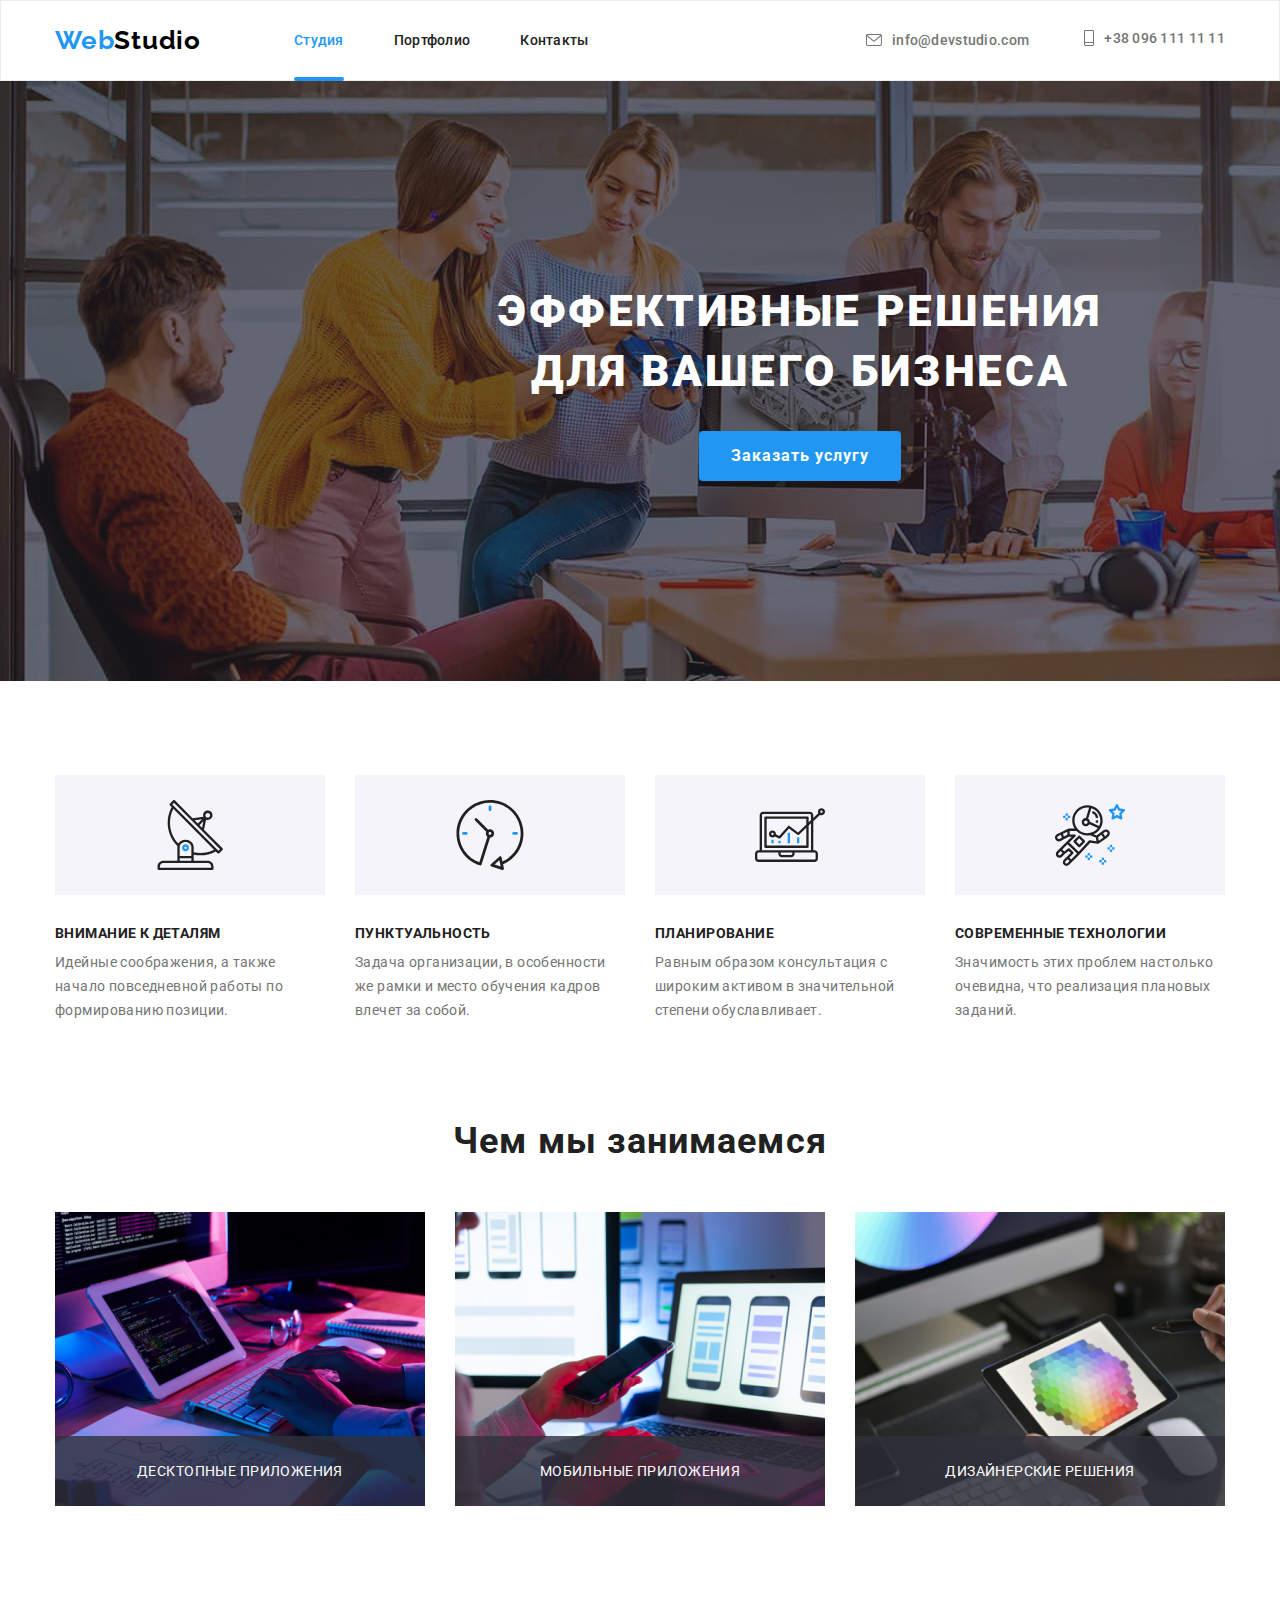
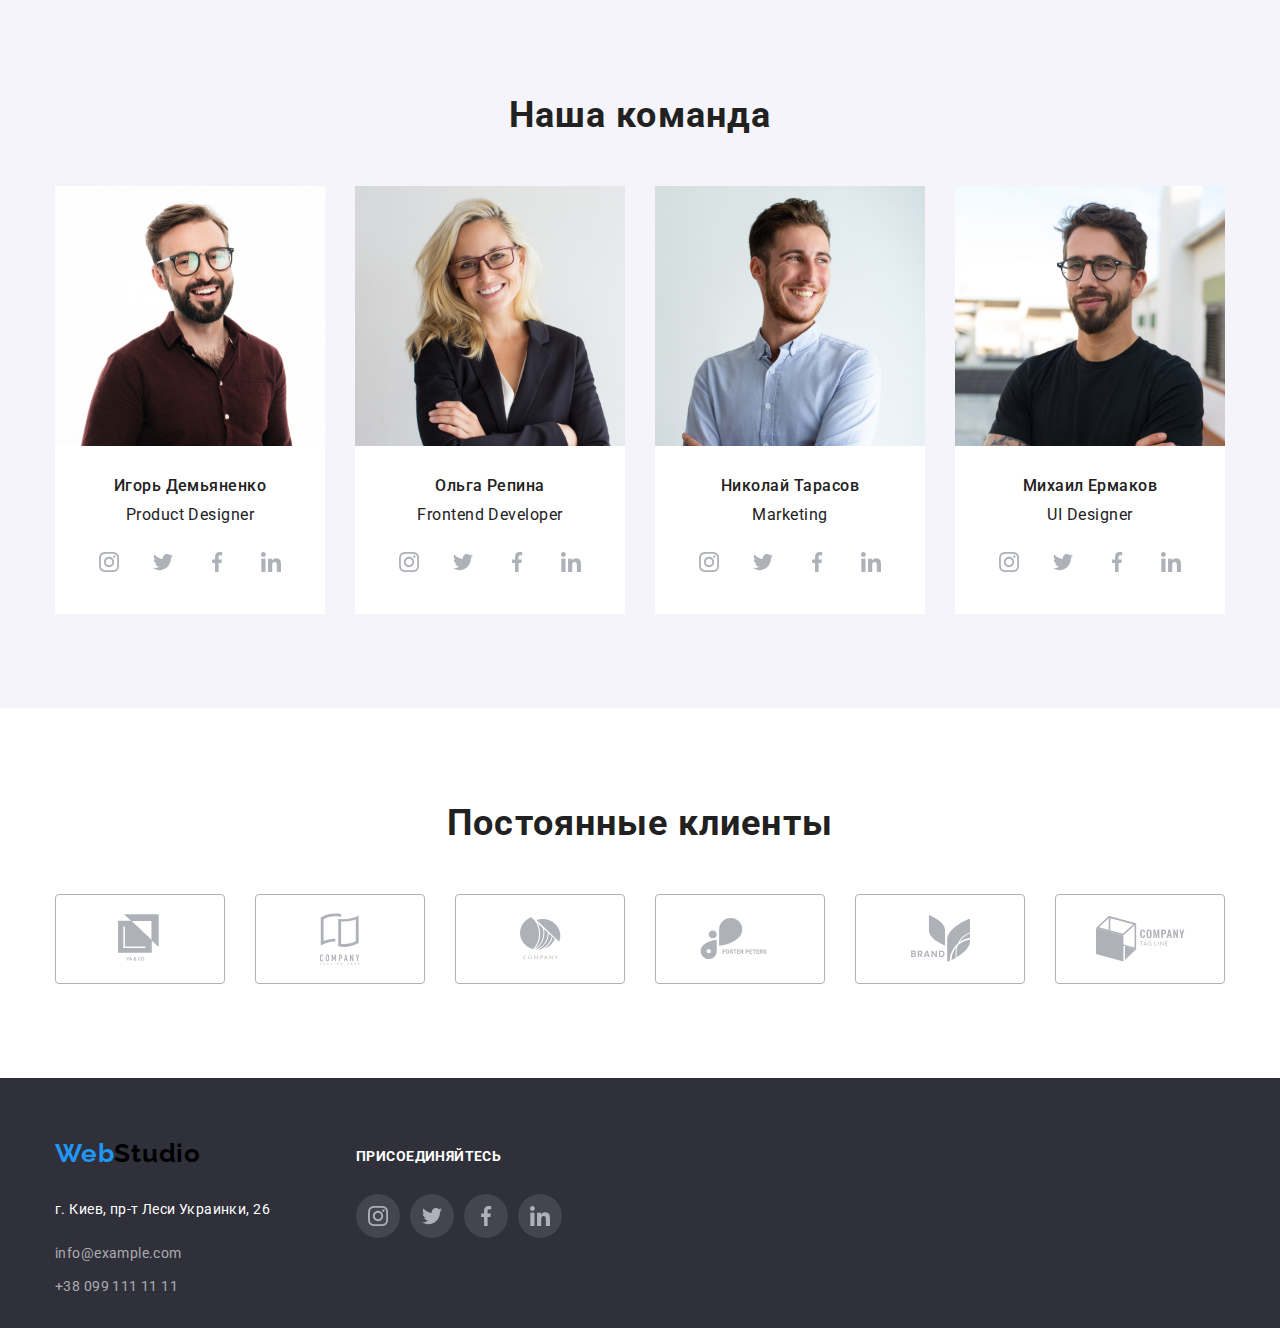
<file: index.html>
<!DOCTYPE html>
<html lang="ru">
<head>
    <meta charset="UTF-8">
    <meta name="viewport" content="width=device-width, initial-scale=1.0">
    <title>Web Studio</title>
    <link rel="stylesheet" href="https://cdnjs.cloudflare.com/ajax/libs/modern-normalize/1.0.0/modern-normalize.min.css">
    <link rel="stylesheet" href="./css/styles.css">
    <link rel="preconnect" href="https://fonts.gstatic.com">
    <link 
        href="https://fonts.googleapis.com/css2?family=Raleway:wght@700&family=Roboto:wght@400;500;700;900&display=swap" 
        rel="stylesheet">
</head>

<body class="page">
    <header class="header">
        <div class="container">
            <a class="logo" href="./index.html" aria-label="логотип сайта"><span class="logo-accent">Web</span>Studio</a>
            <nav class="site-nav">
                <ul class="menu-list">
                    <li class="menu-list-item">
                        <a class="menu-list-link current" href="#">Студия</a>
                    </li>
                    <li class="menu-list-item">
                        <a class="menu-list-link" href="./portfolio.html">Портфолио</a>
                    </li>
                    <li class="menu-list-item">
                        <a class="menu-list-link" href="#">Контакты</a>
                    </li>
                </ul>
            </nav>
            <address class="address">
                <div class="contact">
                    <a class="contact-mail" href="mailto:info@devstudio.com">
                        <svg class="icon-mail" width="16" height="12">
                            <use class="icon-mail link" href="./images/sprite.svg#icon-mail"></use>
                        </svg> 
                        info@devstudio.com
                    </a>
                    <a class="contact-phone" href="tel:+380961111111">
                        <svg class="icon-mail" width="10" height="16">
                            <use class="icon-mail link" href="./images/sprite.svg#icon-phone"></use>
                        </svg>
                        +38 096 111 11 11
                    </a>
                </div>
            </address>
        </div>
    </header>
    
    <main>
        <!-- HERO -->
        <section class="hero">
            <div class="container">
                <p class="hero-title"> Эффективные решения <br /> 
                    для вашего бизнеса</p>
                <button class="modal-btn" type="button" data-modal-open>Заказать услугу</button>
            </div>
        </section>

        <!-- FEATURES -->
        <section class="features">
            <div class="container">
                <ul class="features-title">
                <li class="features-title-item">
                    <div class="icon">
                        <svg class="features-icon" width="70" height="70">
                            <use href="./images/sprite.svg#icon-antenna"></use>
                        </svg>
                    </div>
                    <h3 class="features-subtitle">Внимание к деталям</h3>
                    <p class="features-subtitle-text">Идейные соображения, а также начало повседневной работы по формированию позиции.</p>
                </li>
                <li class="features-title-item">
                    <div class="icon">
                        <svg class="features-icon" width="70" height="70">
                            <use href="./images/sprite.svg#icon-clock"></use>
                        </svg>
                    </div>
                    <h3 class="features-subtitle">Пунктуальность</h3>
                    <p class="features-subtitle-text">Задача организации, в особенности же рамки и место обучения кадров влечет за собой.</p>
                </li>
                <li class="features-title-item">
                    <div class="icon">
                        <svg class="features-icon" width="70" height="70">
                            <use href="./images/sprite.svg#icon-diagram"></use>
                        </svg>
                    </div>
                    <h3 class="features-subtitle">Планирование</h3>
                    <p class="features-subtitle-text">Равным образом консультация с широким активом в значительной степени обуславливает.</p>
                </li>
                <li class="features-title-item">
                    <div class="icon">
                        <svg class="features-icon" width="70" height="70">
                            <use href="./images/sprite.svg#icon-astronaut"></use>
                        </svg>
                    </div>
                    <h3 class="features-subtitle">Современные технологии</h3>
                    <p class="features-subtitle-text">Значимость этих проблем настолько очевидна, что реализация плановых заданий.</p>
                </li>
            </ul>
            </div>
        </section>

        <!-- ABOUT -->
        <section class="about">
            <div class="container">
                <h2 class="title">Чем мы занимаемся</h2>
                <ul class="about-list">
                    <li class="about-list-item">
                        <img class="about-list-img" src="./images/about/about-img-1.jpg" alt="набор текста на клавиатуре" width="370" height="294">
                        <p class="about-text">ДЕСКТОПНЫЕ ПРИЛОЖЕНИЯ</p>
                    </li>
                    <li class="about-list-item">
                        <img class="about-list-img" src="./images/about/about-img-2.jpg" alt="ввод данных с телефона" width="370" height="294">
                        <p class="about-text">МОБИЛЬНЫЕ ПРИЛОЖЕНИЯ</p>
                    </li>
                    <li class="about-list-item">
                        <img class="about-list-img" src="./images/about/about-img-3.jpg" alt="выбор цветов на планшете" width="370" height="294">
                        <p class="about-text">ДИЗАЙНЕРСКИЕ РЕШЕНИЯ</p>
                    </li>
                </ul>
            </div>
        </section>

        <!-- TEAM -->
        <section class="team">
            <div class="container">
                <h2 class="title">Наша команда</h2>
                <ul class="team-list">
                    <li class="team-list-item">
                        <img class="team-list-img" src="./images/team/team-img-1.jpg" alt="фото мужчины в очках 1" width="270" height="260">
                        <div class="team-content">
                            <h3 class="team-name">Игорь Демьяненко</h3>
                            <p class="team-name-desc">Product Designer</p>
                            <ul class="social-list list">
                                <li class="social-list_item">
                                    <a class="social-list_link" href="">
                                        <svg class="social-list_icon">
                                            <use href="./images/sprite.svg#icon-instagram"></use>
                                        </svg>
                                    </a>
                                </li>
                                <li class="social-list_item">
                                    <a class="social-list_link" href="">
                                        <svg class="social-list_icon">
                                            <use href="./images/sprite.svg#icon-twitter"></use>
                                        </svg>
                                    </a>
                                </li>
                                <li class="social-list_item">
                                    <a class="social-list_link" href="">
                                        <svg class="social-list_icon">
                                            <use href="./images/sprite.svg#icon-facebook"></use>
                                        </svg>
                                    </a>
                                </li>
                                <li class="social-list_item">
                                    <a class="social-list_link" href="">
                                        <svg class="social-list_icon">
                                            <use href="./images/sprite.svg#icon-linkedin"></use>
                                        </svg>
                                    </a>
                                </li>
                            </ul>
                        </div>
                    </li>
                    <li class="team-list-item">
                        <img class="team-list-img" src="./images/team/team-img-2.jpg" alt="фото женщины в очках" width="270" height="260">
                        <div class="team-content">
                            <h3 class="team-name">Ольга Репина</h3>
                            <p class="team-name-desc">Frontend Developer</p>
                            <ul class="social-list list">
                                <li class="social-list_item">
                                    <a class="social-list_link" href="">
                                        <svg class="social-list_icon">
                                            <use href="./images/sprite.svg#icon-instagram"></use>
                                        </svg>
                                    </a>
                                </li>
                                <li class="social-list_item">
                                    <a class="social-list_link" href="">
                                        <svg class="social-list_icon">
                                            <use href="./images/sprite.svg#icon-twitter"></use>
                                        </svg>
                                    </a>
                                </li>
                                <li class="social-list_item">
                                    <a class="social-list_link" href="">
                                        <svg class="social-list_icon">
                                            <use href="./images/sprite.svg#icon-facebook"></use>
                                        </svg>
                                    </a>
                                </li>
                                <li class="social-list_item">
                                    <a class="social-list_link" href="">
                                        <svg class="social-list_icon">
                                            <use href="./images/sprite.svg#icon-linkedin"></use>
                                        </svg>
                                    </a>
                                </li>
                            </ul>
                        </div>
                    </li>
                    <li class="team-list-item">
                        <img class="team-list-img" src="./images/team/team-img-3.jpg" alt="фото мужчины 2" width="270" height="260">
                        <div class="team-content">
                            <h3 class="team-name">Николай Тарасов</h3>
                            <p class="team-name-desc">Marketing</p>
                            <ul class="social-list list">
                                <li class="social-list_item">
                                    <a class="social-list_link" href="">
                                        <svg class="social-list_icon">
                                            <use href="./images/sprite.svg#icon-instagram"></use>
                                        </svg>
                                    </a>
                                </li>
                                <li class="social-list_item">
                                    <a class="social-list_link" href="">
                                        <svg class="social-list_icon">
                                            <use href="./images/sprite.svg#icon-twitter"></use>
                                        </svg>
                                    </a>
                                </li>
                                <li class="social-list_item">
                                    <a class="social-list_link" href="">
                                        <svg class="social-list_icon">
                                            <use href="./images/sprite.svg#icon-facebook"></use>
                                        </svg>
                                    </a>
                                </li>
                                <li class="social-list_item">
                                    <a class="social-list_link" href="">
                                        <svg class="social-list_icon">
                                            <use href="./images/sprite.svg#icon-linkedin"></use>
                                        </svg>
                                    </a>
                                </li>
                            </ul>
                        </div>
                    </li>
                    <li class="team-list-item">
                        <img class="team-list-img" src="./images/team/team-img-4.jpg" alt="фото мужчины в очках 3" width="270" height="260">
                        <div class="team-content">
                            <h3 class="team-name">Михаил Ермаков</h3>
                            <p class="team-name-desc">UI Designer</p>
                            <ul class="social-list list">
                                <li class="social-list_item">
                                    <a class="social-list_link" href="">
                                        <svg class="social-list_icon">
                                            <use href="./images/sprite.svg#icon-instagram"></use>
                                        </svg>
                                    </a>
                                </li>
                                <li class="social-list_item">
                                    <a class="social-list_link" href="">
                                        <svg class="social-list_icon">
                                            <use href="./images/sprite.svg#icon-twitter"></use>
                                        </svg>
                                    </a>
                                </li>
                                <li class="social-list_item">
                                    <a class="social-list_link" href="">
                                        <svg class="social-list_icon">
                                            <use href="./images/sprite.svg#icon-facebook"></use>
                                        </svg>
                                    </a>
                                </li>
                                <li class="social-list_item">
                                    <a class="social-list_link" href="">
                                        <svg class="social-list_icon">
                                            <use href="./images/sprite.svg#icon-linkedin"></use>
                                        </svg>
                                    </a>
                                </li>
                            </ul>
                        </div>
                    </li>
                </ul>
            </div>
        </section>

        <!-- CLIENTS -->
        <section class="clients">
            <div class="container">
                <h2 class="title">Постоянные клиенты</h2>
                <ul class="clients-list">
                    <li class="clients-item">
                        <a href class="clients-icon">
                            <svg class="clients-icon_logo" width="45" height="50">
                                <use href="./images/sprite.svg#icon-logo-1" class="logo"></use>
                            </svg>
                        </a>
                    </li>
                    <li class="clients-item">
                        <a href class="clients-icon">
                            <svg class="clients-icon_logo" width="40" height="52">
                                <use href="./images/sprite.svg#icon-logo-2" class="logo"></use>
                            </svg>
                        </a>
                    </li>
                    <li class="clients-item">
                        <a href class="clients-icon">
                            <svg class="clients-icon_logo" width="41" height="43">
                                <use href="./images/sprite.svg#icon-logo-3" class="logo"></use>
                            </svg>
                        </a>
                    </li>
                    <li class="clients-item">
                        <a href class="clients-icon">
                            <svg class="clients-icon_logo" width="80" height="42">
                                <use href="./images/sprite.svg#icon-logo-4" class="logo"></use>
                            </svg>
                        </a>
                    </li>
                    <li class="clients-item">
                        <a href class="clients-icon">
                            <svg class="clients-icon_logo" width="59" height="47">
                                <use href="./images/sprite.svg#icon-logo-5" class="logo"></use>
                            </svg>
                        </a>
                    </li>
                    <li class="clients-item">
                        <a href class="clients-icon">
                            <svg class="clients-icon_logo" width="89" height="46">
                                <use href="./images/sprite.svg#icon-logo-6" class="logo"></use>
                            </svg>
                        </a>
                    </li>
                </ul>
            </div>
        </section>
    </main>

    <footer class="footer">
        <!-- CONTACTS -->
        <div class="footer-container">
            <div class="footer-address">
                <a class="logo" href="./index.html" aria-label="логотип сайта"><span class="logo-accent">Web</span>Studio</a>
                <address class="address">
                    <p class="address-text">г. Киев, пр-т Леси Украинки, 26</p>
                <ul class="address-title">
                    <li class="address-item">
                        <a class="contact-list" href="mailto:info@example.com">info@example.com</a>
                    </li>
                    <li class="address-item">
                        <a class="contact-list" href="tel:+380991111111">+38 099 111 11 11</a>
                    </li>
                </ul>
                </address>
            </div>
            <div class="footer-link">
                <p class="footer-link-slogan">ПРИСОЕДИНЯЙТЕСЬ</p>
                <ul class="social-list list">
                    <li class="social-list_item">
                        <a class="social-footer_link" href="">
                            <svg class="social-list_icon">
                                <use href="./images/sprite.svg#icon-instagram"></use>
                            </svg>
                        </a>
                    </li>
                    <li class="social-list_item">
                        <a class="social-footer_link" href="">
                            <svg class="social-list_icon">
                                <use href="./images/sprite.svg#icon-twitter"></use>
                            </svg>
                        </a>
                    </li>
                    <li class="social-list_item">
                        <a class="social-footer_link" href="">
                            <svg class="social-list_icon">
                                <use href="./images/sprite.svg#icon-facebook"></use>
                            </svg>
                        </a>
                    </li>
                    <li class="social-list_item">
                        <a class="social-footer_link" href="">
                            <svg class="social-list_icon">
                                <use href="./images/sprite.svg#icon-linkedin"></use>
                            </svg>
                        </a>
                    </li>
                </ul>
            </div>
        </div>
    </footer>

    <div class="backdrop is-hidden" data-modal>
        <div class="modal">
            <button type="button" class="close-btn" data-modal-close>
                <svg class="close-modal-btn" width="18" height="18">
                    <use href="./images/sprite.svg#icon-modal-btn"></use>
                </svg>
            </button>
        </div>
    </div>

    <script src="./js/modal.js"></script>
</body>
</html>
</file>
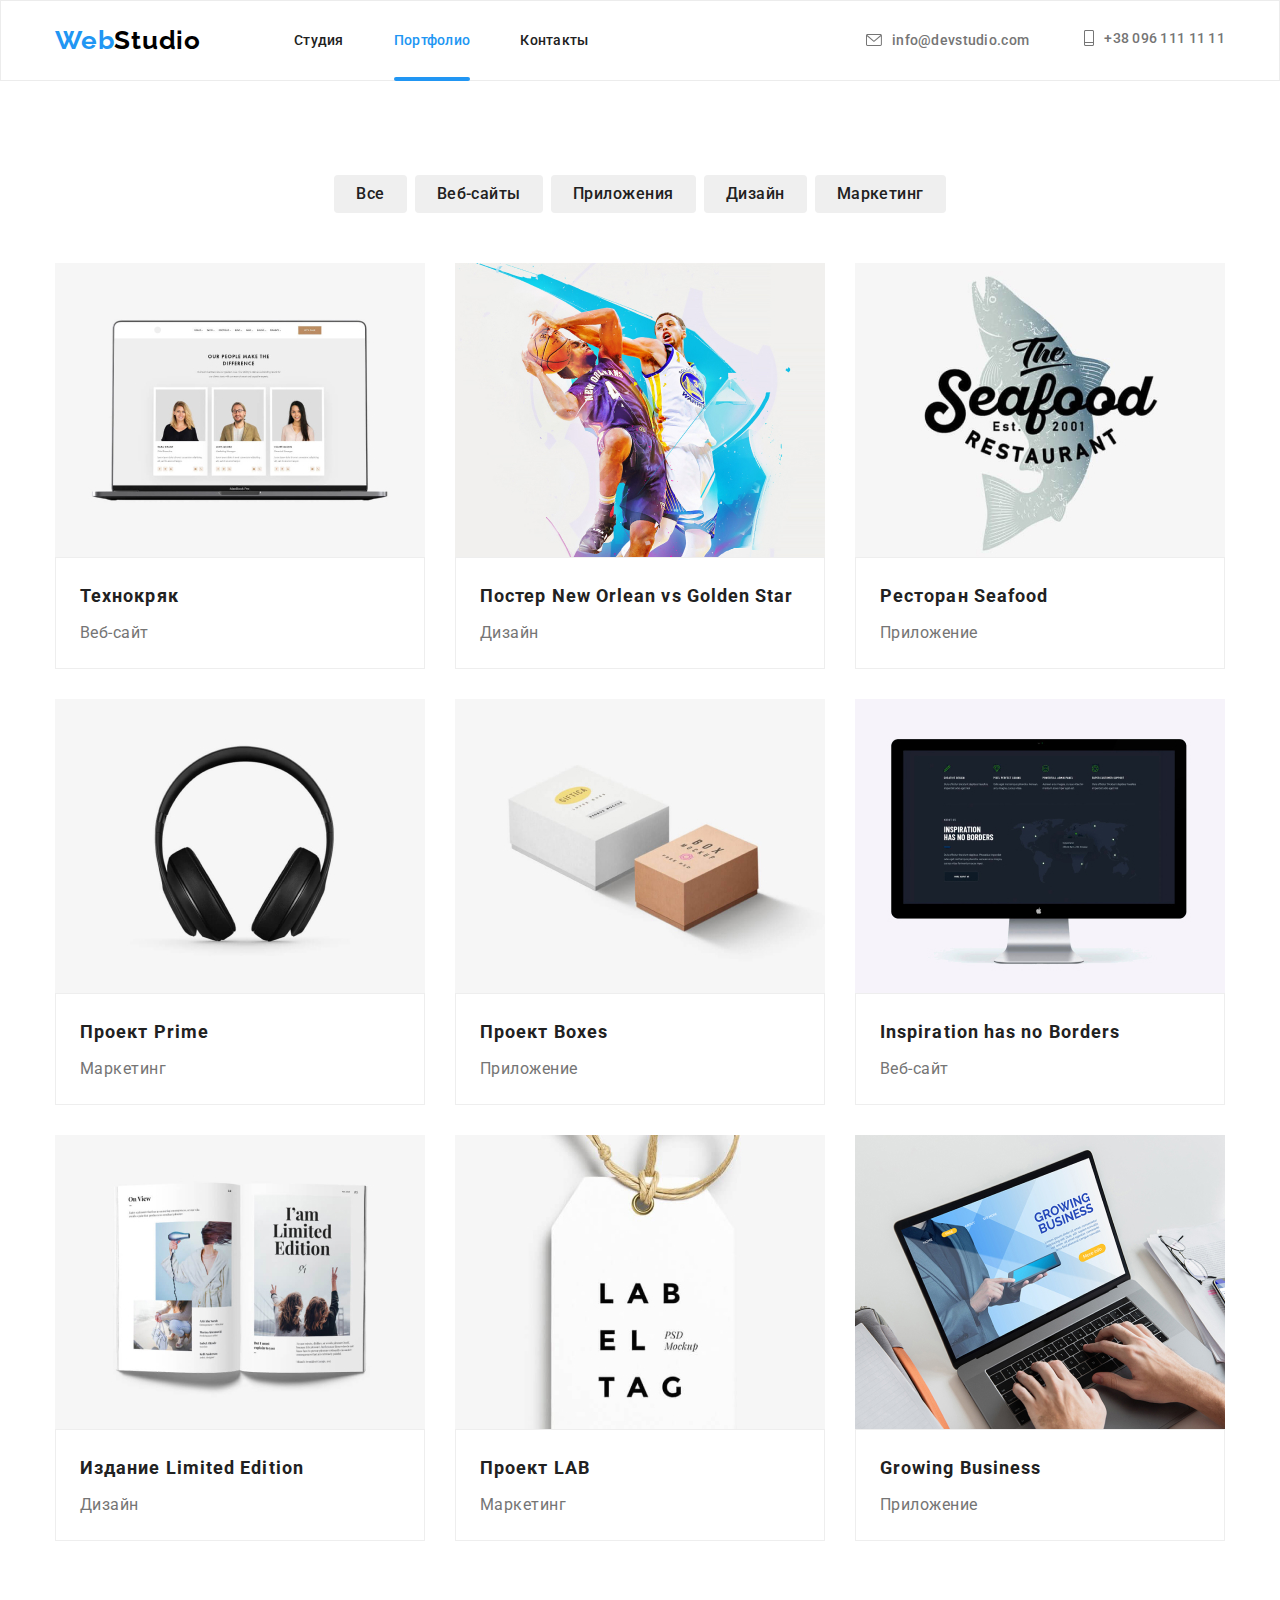
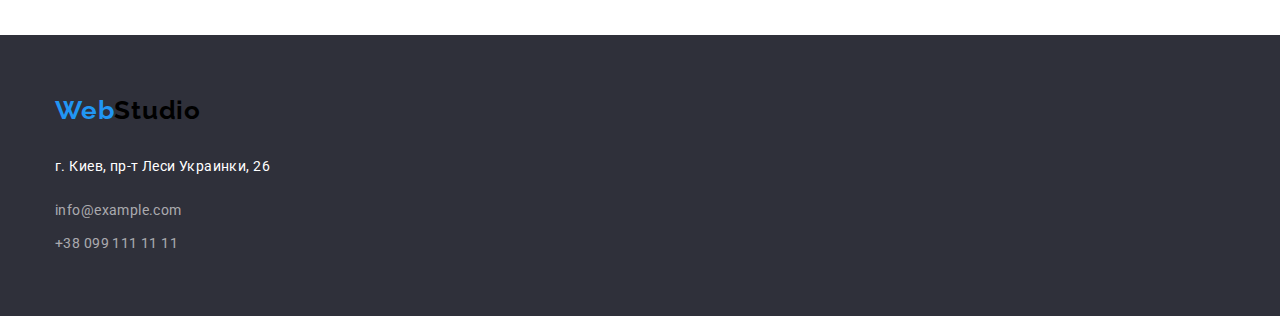
<file: portfolio.html>
<!DOCTYPE html>
<html lang="ru">
<head>
    <meta charset="UTF-8">
    <meta name="viewport" content="width=device-width, initial-scale=1.0">
    <title>Portfolio</title>
    <link rel="stylesheet" href="https://cdnjs.cloudflare.com/ajax/libs/modern-normalize/1.0.0/modern-normalize.min.css">
    <link rel="stylesheet" href="./css/styles.css">
    <link rel="preconnect" href="https://fonts.gstatic.com">
    <link 
        href="https://fonts.googleapis.com/css2?family=Raleway:wght@700&family=Roboto:wght@400;500;700;900&display=swap" 
        rel="stylesheet">
</head>

<body class="page">
    <header class="header">
        <div class="container">
            <a class="logo" href="./index.html" aria-label="логотип сайта">
            <span class="logo-accent">Web</span>Studio</a>
            <nav class="site-nav">
                <ul class="menu-list">
                    <li class="menu-list-item">
                        <a class="menu-list-link" href="./index.html">Студия</a>
                    </li>
                    <li class="menu-list-item">
                        <a class="menu-list-link current" href="#">Портфолио</a>
                    </li>
                    <li class="menu-list-item">
                        <a class="menu-list-link" href="#">Контакты</a>
                    </li>
                </ul>
            </nav>
            <address class="address">
                <div>
                    <a class="contact-mail" href="mailto:info@devstudio.com">
                        <svg class="icon-mail" width="16" height="12">
                            <use class="icon-mail link" href="./images/sprite.svg#icon-mail"></use>
                        </svg> 
                        info@devstudio.com
                    </a>
                    <a class="contact-phone" href="tel:+380961111111">
                        <svg class="icon-mail" width="10" height="16">
                            <use class="icon-mail link" href="./images/sprite.svg#icon-phone"></use>
                        </svg>
                        +38 096 111 11 11
                    </a>
                </div>
            </address>
        </div>
    </header>

    <main>
        <!--PROJECTS-->
        <section class="projects">
            <div class="container-projects">
                <ul class="filter-title items">
                    <li class="filter-item">
                        <button class="filter-btn" type="button">Все</button>
                    </li>
                    <li class="filter-item">
                        <button class="filter-btn" type="button">Веб-сайты</button>
                    </li>
                    <li class="filter-item">
                        <button class="filter-btn" type="button">Приложения</button>
                    </li>
                    <li class="filter-item">
                        <button class="filter-btn" type="button">Дизайн</button>
                    </li>
                    <li class="filter-item">
                        <button class="filter-btn" type="button">Маркетинг</button>
                    </li>
                </ul>
            
                <ul class="portfolio-title items">
                    <li class="projects-list">
                        <a class="projects-card" href="#">                    
                            <div class="projects-list-wrapper">
                                <img src="./images/projects/project-img.jpg" alt="изображение сайта на ноутбуке" width="370" height="294">
                                <p class="overlay">Технокряк это современная 
                                площадка распространения
                                коронавируса. Компании
                                используют эту платформу для
                                цифрового шпионажа и атак на
                                защищённые сервера конкурентов.
                                </p>
                            </div>
                            <div class="card">
                                <h3 class="project-title">Технокряк</h3>
                                <p class="project-text" href="#">Веб-сайт</p>
                            </div>
                        </a>
                    </li>
                    
                    <li class="projects-list">
                        <a class="projects-card" href="#">
                            <div class="projects-list-wrapper">
                                <img src="./images/projects/project-img-1.jpg" alt="два баскетболиста" width="370" height="294">
                                <p class="overlay">Технокряк это современная 
                                площадка распространения
                                коронавируса. Компании
                                используют эту платформу для
                                цифрового шпионажа и атак на
                                защищённые сервера конкурентов.
                                </p>
                            </div>
                            <div class="card">
                                <h3 class="project-title">Постер New Orlean vs Golden Star</h3>
                                <p class="project-text" href="#">Дизайн</p>
                            </div>
                        </a>
                    </li>
                    
                    <li class="projects-list">
                        <a class="projects-card" href="#">
                            <div class="projects-list-wrapper">
                                <img src="./images/projects/project-img-2.jpg" alt="логотип ресторана" width="370" height="294">
                                <p class="overlay">Технокряк это современная 
                                    площадка распространения
                                    коронавируса. Компании
                                    используют эту платформу для
                                    цифрового шпионажа и атак на
                                    защищённые сервера конкурентов.
                                </p>
                            </div>
                            <div class="card">
                                <h3 class="project-title">Ресторан Seafood</h3>
                                <p class="project-text" href="#">Приложение</p>
                            </div>
                        </a>    
                    </li>
                    
                    <li class="projects-list">
                        <a class="projects-card" href="#">
                            <div class="projects-list-wrapper">
                                <img src="./images/projects/project-img-3.jpg" alt="наушники" width="370" height="294">
                                <p class="overlay">Технокряк это современная 
                                    площадка распространения
                                    коронавируса. Компании
                                    используют эту платформу для
                                    цифрового шпионажа и атак на
                                    защищённые сервера конкурентов.
                                </p>
                            </div>
                            <div class="card">
                                <h3 class="project-title">Проект Prime</h3>
                                <p class="project-text" href="#">Маркетинг</p>
                            </div>
                        </a>
                    </li>
                    
                    <li class="projects-list">
                        <a class="projects-card" href="#">
                            <div class="projects-list-wrapper">
                                <img src="./images/projects/project-img-4.jpg" alt="две коробки" width="370" height="294">
                                <p class="overlay">Технокряк это современная 
                                    площадка распространения
                                    коронавируса. Компании
                                    используют эту платформу для
                                    цифрового шпионажа и атак на
                                    защищённые сервера конкурентов.
                                </p>
                            </div>
                            <div class="card">
                                <h3 class="project-title">Проект Boxes</h3>
                                <p class="project-text" href="#">Приложение</p>
                            </div>
                        </a>
                    </li>
                    
                    <li class="projects-list">
                        <a class="projects-card" href="#">
                            <div class="projects-list-wrapper">
                                <img src="./images/projects/project-img-5.jpg" alt="монитор" width="370" height="294">
                                <p class="overlay">Технокряк это современная 
                                    площадка распространения
                                    коронавируса. Компании
                                    используют эту платформу для
                                    цифрового шпионажа и атак на
                                    защищённые сервера конкурентов.
                                </p>
                            </div>    
                            <div class="card">
                                <h3 class="project-title">Inspiration has no Borders</h3>
                                <p class="project-text" href="#">Веб-сайт</p>
                            </div>
                        </a>
                    </li>
                    
                    <li class="projects-list">
                        <a class="projects-card" href="#">
                            <div class="projects-list-wrapper">
                                <img src="./images/projects/project-img-6.jpg" alt="раскрытый журнал" width="370" height="294">
                                <p class="overlay">Технокряк это современная 
                                    площадка распространения
                                    коронавируса. Компании
                                    используют эту платформу для
                                    цифрового шпионажа и атак на
                                    защищённые сервера конкурентов.
                                </p>
                            </div>    
                            <div class="card">
                                <h3 class="project-title">Издание Limited Edition</h3>
                                <p class="project-text" href="#">Дизайн</p>
                            </div>
                        </a>
                    </li>
                    
                    <li class="projects-list">
                        <a class="projects-card" href="#">
                            <div class="projects-list-wrapper">
                                <img src="./images/projects/project-img-7.jpg" alt="бирка" width="370" height="294">
                                <p class="overlay">Технокряк это современная 
                                    площадка распространения
                                    коронавируса. Компании
                                    используют эту платформу для
                                    цифрового шпионажа и атак на
                                    защищённые сервера конкурентов.
                                </p>
                            </div>    
                            <div class="card">
                                <h3 class="project-title">Проект LAB</h3>
                                <p class="project-text" href="#">Маркетинг</p>
                            </div>
                        </a>
                    </li>
                    
                    <li class="projects-list">
                        <a class="projects-card" href="#">
                            <div class="projects-list-wrapper">
                                <img src="./images/projects/project-img-8.jpg" alt="набор текста на клавиатуре ноутбука" width="370" height="294">    
                                <p class="overlay">Технокряк это современная 
                                    площадка распространения
                                    коронавируса. Компании
                                    используют эту платформу для
                                    цифрового шпионажа и атак на
                                    защищённые сервера конкурентов.
                                </p>
                            </div>
                            <div class="card">
                                <h3 class="project-title">Growing Business</h3>
                                <p class="project-text" href="#">Приложение</p>
                            </div>
                        </a>
                    </li>
                </ul>
            </div>
        </section>

    </main>
    <footer class="footer">
        <!-- CONTACTS -->
        <div class="container">
            <a class="logo" href="./index.html" aria-label="логотип сайта"><span class="logo-accent">Web</span>Studio</a>
                <address class="address">
                    <p class="address-text">г. Киев, пр-т Леси Украинки, 26</p>
                    <ul class="address-title">
                        <li class="address-item">
                            <a class="contact-list" href="mailto:info@example.com">info@example.com</a>
                        </li>
                        <li class="address-item">
                            <a class="contact-list" href="tel:+380991111111">+38 099 111 11 11</a>
                        </li>
                    </ul>
            </address>
        </div>
    </footer>
</body>
</html>
</file>
<file: css/styles.css>
:root {
  --main-font: 'Roboto', sans-serif;
  --secondary-font: 'Raleway', sans-serif;
  --card-set: 30px;
  --accent-color: #2196F3;
}

/* =============================СТУДИЯ============================= */

body {
    color: #212121;
}

ul {
    list-style: none;
}

a {
    text-decoration: none;
}

h1,
h2,
h3,
h4,
h5,
h6 {
    margin: 0;
}

ul,
ol {
    margin: 0;
    padding: 0;
}

p {
    margin: 0;
}

img {
    display: block;
    max-width: 100%;
    height: auto;
}

.logo {
    font-family: var(--secondary-font);
    font-weight: 700;
    font-size: 26px;
    line-height: 1.192;
    letter-spacing: 0.03em;
    color: #000000;
}

.logo-accent {
    font-family: var(--secondary-font);
    font-weight: 700;
    font-size: 26px;
    line-height: 1.192;
    letter-spacing: 0.03em;
    color: var(--accent-color);
}

.menu-list-link {
    font-family: var(--main-font);
    font-weight: 500;
    font-size: 14px;
    line-height: 1.142;
    letter-spacing: 0.02em;
    color: #212121;

    transition: color 250ms linear;
}

.current {
    color: var(--accent-color)
}

.menu-list-link:hover,
.menu-list-link:focus,
.contact-mail:hover,
.contact-mail:focus,
.contact-phone:hover,
.contact-phone:focus  {
    color: var(--accent-color);
}

/* ------ HEADER ------ */

.header {
    padding-top: 24px;
    padding-bottom: 24px;
}
.header .logo {
    margin-right: 93px;
}

.site-nav {
    display: flex;
    align-items: center;
}

.menu-list {
    display: flex;
}

.menu-list-item:not(:last-child) {
    margin-right: 50px;
}

.menu-list-item {
    position: relative;
    
}

.current::after {
    display: block;
    content: "";
    position: absolute;
    bottom: 0;
    width: 100%;
    height: 4px;

    transform: translateY(31px);
    border-radius: 2px;
    background-color: var(--accent-color);
}

.header .address {
    margin-left: auto;
}

.contact-mail{
    display: inline-flex;
    align-items: center;
    font-family: var(--main-font);
    margin-right: 50px;
    font-weight: 500;
    font-size: 14px;
    line-height: 1.172;
    letter-spacing: 0.02em;
    color: #757575;

    transition: color 250ms linear
}

.contact-mail:hover,
.contact-mail:focus {
    color: var(--accent-color);
}

.icon-mail {
    margin-right: 10px;
    background-size: contain;
    align-items: baseline;
    fill: currentColor;
}

.contact-phone {
    display: inline-flex;
    align-items: center;
    font-family: var(--main-font);
    font-weight: 500;
    font-size: 14px;
    line-height: 1.172;
    letter-spacing: 0.02em;
    color: #757575;

    transition: color 250ms linear;
}

.contact-phone:hover,
.contact-phone:focus {
    color: var(--accent-color);
}

.address {
    font-style: normal;
}

.header .container {
    display: flex;
    align-items: center;
}

.container {
    width: 1200px;
    padding: 0px 15px;
    margin: auto;
}
/* ------ END HEADER ------ */

/* ------ HERO ------ */
.hero {
    display: flex;
    justify-content: center;
    margin: auto;
    align-items: center;
    text-align: center;
    padding-top: 200px;
    padding-bottom: 200px;
    width: 1600px;
    height: 600px;

    background-color: #2F303A;
    background-image: linear-gradient(
        rgba(47, 48, 58, 0.4),
        rgba(47, 48, 58, 0.4)
    ),
        url("../images/img.jpg");
    background-repeat: no-repeat;
    background-size: cover;
}

.hero-title {
    margin-bottom: 30px;
    
    color: #FFFFFF;
    
    font-family: var(--main-font);
    font-weight: 900;
    font-size: 44px;
    line-height: 1.364;
    letter-spacing: 0.06em;
    text-transform: uppercase;
}

.modal-btn {
    font-family: var(--main-font);
    min-width: 160px;
    height: 50px;
    border-radius: 4px;
    font-weight: 700;
    font-size: 16px;
    line-height: 1.875;
    display: inline-block;
    align-items: center;
    letter-spacing: 0.06em;
    border: transparent;
    cursor: pointer;
    padding: 10px 32px;
    color: #FFFFFF;
    background-color: var(--accent-color);
}
/* ------ END HERO ------ */

/* ------ FEATURES ------ */
.features-title {
    display: flex;
}

.icon {
    display: inline-flex;
    margin: 0;
    padding: 0;
    margin-bottom: 30px;
    width: 270px;
    height: 120px;
    align-items: center;
    background-repeat: no-repeat;
    justify-content: center;
    background-color: #F5F4FA;
}

.features-title-item {
    width: 270px;
    height: 251px;
}

.features-title-item:not(:last-child) {
    margin-right: 30px;
}

.features-subtitle {
    margin-bottom: 10px;
    font-family: var(--main-font);
    font-weight: 700;
    font-size: 14px;
    line-height: 1.143;
    letter-spacing: 0.03em;
    text-transform: uppercase;
    color: #212121;
}

.features-subtitle-text {
    font-family: var(--main-font);
    font-weight: 400;
    font-size: 14px;
    line-height: 1.714;
    letter-spacing: 0.03em;
    color: #757575;
}

.features {
    padding-top: 94px;
    padding-bottom: 94px;
}

/* ------ END FEATURES ------ */

/* ------ ABOUT ------ */

.title {
    position: relative;
    margin-bottom: 50px;
    font-family: var(--main-font);
    font-weight: 700;
    font-size: 36px;
    line-height: 1.167;
    letter-spacing: 0.03em;
    text-align: center;
    color: #212121;
}

.about-list {
    display: flex;
}

.about-list-item:not(:last-child) {
    margin-right: 30px;
}

.about-text {
    position: absolute;
    width: 370px;
    height: 70px;
    bottom: 0;

    font-family: var(--main-font);
    font-weight: 400;
    font-size: 14px;
    line-height: 1.142;
    padding: 27px;
    
    letter-spacing: 0.03em;
    text-align: center;
    color: #FFFFFF;
    background-image: linear-gradient(
        rgba(47, 48, 58, 0.8),
        rgba(47, 48, 58, 0.8)
    );
}

.about-list-item {
    position: relative;
    bottom: 0;
}

.about {
    padding-bottom: 94px;
}
/* ------ END ABOUT ------ */

/* ------ TEAM ------ */
.team-list {
    display: flex;
    flex-wrap: wrap;
}

.social-list {
    display: flex;
    justify-content: space-between;
}

.social-list_link {
    display: flex;
    justify-content: center;
    align-items: center;
    width: 44px;
    height: 44px;
    background-color: #FFFFFF;
    border-radius: 50%;

    transition: background-color 250ms linear;
}

.social-list_link:hover,
.social-list_link:focus {
    background-color: var(--accent-color);
}

.social-list_link:hover .social-list_icon,
.social-list_link:focus .social-list_icon {
    fill: #FFFFFF;
}

.social-list_icon {
    width: 20px;
    height: 20px;
    fill: #AFB1B8;
    transition: fill 250ms linear;
}

.team-list-item {
    text-align: center;
    padding: 0;
    width: 270px;
    background-color: #FFFFFF;
}
.team-name {
    margin-bottom: 10px;
    font-family: var(--main-font);
    font-weight: 500;
    font-size: 16px;
    line-height: 1.187;
    text-align: center;
    letter-spacing: 0.03em;
    color: #212121;
}

.team-name-desc {
    font-family: var(--main-font);
    font-style: normal;
    font-size: 16px;
    line-height: 1.187;
    letter-spacing: 0.03em;
    text-align: center;
    margin-bottom: 16px;
}

.team-content {
    padding: 30px 32px;
}

.team {
    padding-top: 94px;
    padding-bottom: 94px;
    background: #F5F4FA;
}

.team-list {
    justify-content: space-between;
}
/* ------ END TEAM ------ */

/* ------ CLIENTS ------ */
.clients-list {
    display: inline-flex;
}

.clients-icon {
    display: flex;
    width: 170px;
    height: 90px;
    justify-content: center;
    align-items: center;
    border-style: solid;
    border-width: 1px;
    border-radius: 4px;
    border-color: #AFB1B8;

    transition: all 250ms linear;
}

.clients-icon:hover,
.clients-icon:focus {
    border-color: var(--accent-color);
}

.clients-icon:hover .clients-icon_logo,
.clients-icon:focus .clients-icon_logo {
    fill: var(--accent-color);
}

.clients-icon_logo {
    fill:#AFB1B8;
    transition: fill 250ms linear;    
}

.clients-item:not(:last-child) {
    margin-right: 30px;
}

.clients {
    padding-top: 94px;
    padding-bottom: 94px;
}
/* ------ END CLIENTS ------ */

/* ------ FOOTER ------ */
footer {
    padding: 60px 0px;
    background-color: #2F303A;
}

.footer .address {
    margin-top: 20px;
}

.footer-container {
    display: flex;
    width: 1200px;
    height: 130px;
    padding: 0px 15px;
    margin: auto;
}

.footer-address {
    margin: 0;
    bottom: 0;
    margin-right: 70px;
    width: 231px;
    align-items: baseline;
}

.footer-link {
    width: 206px;
}

.footer-link-slogan {
    font-family: var(--main-font);
    font-weight: 700;
    font-size: 14px;
    line-height: 1.142;
    letter-spacing: 0.03em;
    color: #FFFFFF;

    margin-bottom: 20px;
    padding: 10px 0px;
}

.address-text {
    margin-bottom: 20px;
    padding-top: 9px;
    font-family: var(--main-font);
    font-weight: 400;
    font-size: 14px;
    line-height: 1.714;
    letter-spacing: 0.03em;
    color: #FFFFFF;
}

.address-item:not(:last-child) {
    margin-bottom: 9px;
}

.contact-list {
    font-family: var(--main-font);
    font-weight: 400;
    font-size: 14px;
    line-height: 1.714;
    letter-spacing: 0.03em;
    color: rgba(255, 255, 255, 0.6);
}

.social-footer_link {
    display: flex;
    justify-content: center;
    align-items: center;
    width: 44px;
    height: 44px;
    color: #FFFFFF;
    border-radius: 50%;
    background: rgba(255, 255, 255, 0.1);

    transition: background-color 250ms linear;
}

.social-footer_link:hover,
.social-footer_link:focus {
    background-color: var(--accent-color);
}

.social-footer_link:hover .social-list_icon,
.social-footer_link:focus .social-list_icon {
    fill: #FFFFFF;
}

.social-list_icon {
    width: 20px;
    height: 20px;
    fill: #AFB1B8;
}
/* ------ END FOOTER ------ */

/* =============================ПОРТФОЛИО============================= */
.items {
    display: flex;
}

.header {
    border: 1px solid #ECECEC
}

.container-projects {
    width: 1200px;
    padding: 94px 15px;
    margin: auto;
}

.filter-title {
    margin-bottom: 50px;
    justify-content: center;
}

.filter-item:not(:last-child) {
    margin-right: 8px;
    border-radius: 4px;
    border-color: #eeeeee;
}

.filter-btn {
    padding: 6px 22px;
    font-family: var(--main-font);
    font-weight: 500;
    font-size: 16px;
    line-height: 1.625;
    text-align: center;
    letter-spacing: 0.03em;
    height: 38px;
    top: 174px;
    border-radius: 4px;
    border: transparent;
    cursor: pointer;
    color: #212121;

    transition: background-color 250ms linear;
}

.filter-btn:hover,
.filter-btn:focus {
    color: #FFFFFF;
    background-color: var(--accent-color);
}

.portfolio-title {
    flex-wrap: wrap;
    padding: 0;
}

.portfolio-title {
    flex-basis: calc (100% / 3 - var(--card-set));
    margin-top: -30px;
    margin-left: -30px;
}

.projects-list {
    margin-top: var(--card-set);
    margin-left: var(--card-set);
}

.card {
    display: block;
    padding: 20px 24px;
    max-width: 370px;
    background: #FFFFFF;
    border: 1px solid #EEEEEE;
}

.projects-card:hover,
.projects-card:focus {
    display: block;
    box-sizing: border-box;
    box-shadow: 0px 1px 1px rgba(0, 0, 0, 0.12), 
                0px 4px 4px rgba(0, 0, 0, 0.06), 
                1px 4px 6px rgba(0, 0, 0, 0.16);
}

.project-text {
    display: block;
    font-family: var(--main-font);
    font-weight: 400;
    font-size: 16px;
    line-height: 1.875;
    letter-spacing: 0.03em;
    color: #757575;
}

.project-title {
    margin-bottom: 4px;
    font-family: var(--main-font);
    font-weight: 700;
    font-size: 18px;
    line-height: 2;
    letter-spacing: 0.06em;
    color: #212121;
}

.projects-list-wrapper {
    position: relative;
    overflow: hidden;
}

.overlay {
    position: absolute;
    width: 100%;
    height: 100%;
    top: 0;
    left: 0;
    padding: 63px 24px;

    font-family: var(--main-font);
    font-weight: 400;
    font-size: 18px;
    line-height: 1.56;
    letter-spacing: 0.03em;
    background-color: rgba(33, 150, 243, 0.9);
    color: #FFFFFF;

    cursor: pointer;
    transition: all 250ms linear;
    transform: translateY(100%);
}

.projects-card:hover .overlay,
.projects-card:focus .overlay {
    transform: translateY(0%);
}
/* ------ END PROJECTS ------*/

/* ------ BACKDROP ------*/
.backdrop {
    position: fixed;
    top: 0;
    left: 0;
    z-index: 100;
    width: 100%;
    height: 100%;
    background-color: rgba(0, 0, 0, 0.1);
    transition: all 250ms linear;
}

.modal {
    position: absolute;
    top: 50%;
    left: 50%;
    transform: translate(-50%, -50%);
    width: 528px;
    min-height: 581px;
    background-color: #fff;
    border-radius: 4px;
}
.close-btn {
    position: absolute;
    top: 8px;
    right: 8px;
    background: #FFFFFF;
    border: 1px solid rgba(0, 0, 0, 0.1);
    border-radius: 50%;
    cursor: pointer;
    
    display: flex;
    width: 30px;
    height: 30px;
    justify-content: center;
    align-items: center;
}

.is-hidden {
    opacity: 0;
    visibility: hidden;
    pointer-events: none;
}
/* ------ END BACKDROP ------*/
</file>
